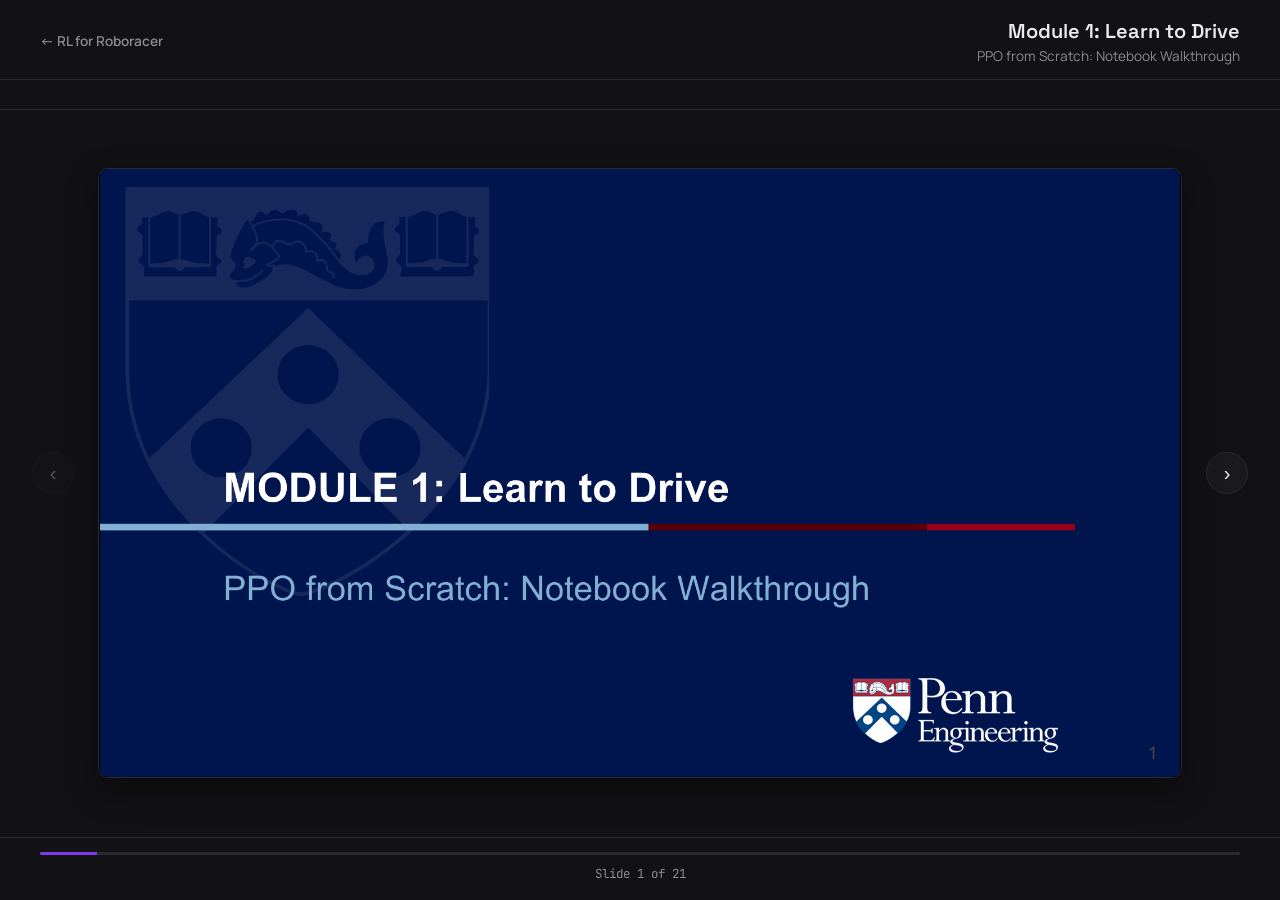
<file: slides/module1.html>
<!doctype html>
<html lang="en">
<head>
  <meta charset="UTF-8" />
  <meta name="viewport" content="width=device-width, initial-scale=1, viewport-fit=cover" />
  <title>Module 1: Learn to Drive — Slides | RL for Roboracer</title>
  <link rel="preconnect" href="https://fonts.googleapis.com" />
  <link rel="stylesheet" href="https://fonts.googleapis.com/css2?family=JetBrains+Mono:wght@500&family=Manrope:wght@400;500;600;700;800&family=Space+Grotesk:wght@500;600&display=swap" />
  <link rel="icon" href="../assets/images/favicon.svg" type="image/svg+xml" />
  <link rel="stylesheet" href="../assets/css/slides.css?v=4" />
</head>
<body>
  <header class="viewer-top">
    <a class="back-link" href="../index.html#slides">&larr; RL for Roboracer</a>
    <div class="viewer-heading">
      <h1 id="moduleHeading">Module 1: Learn to Drive</h1>
      <p class="deck-title" id="deckTitle"></p>
    </div>
  </header>

  <div class="deck-tabs" id="deckTabs"></div>

  <main class="viewer-stage">
    <button class="nav-arrow prev" id="prevBtn" aria-label="Previous slide">&#8249;</button>
    <div class="slide-frame">
      <img id="slideImg" src="" alt="" />
    </div>
    <button class="nav-arrow next" id="nextBtn" aria-label="Next slide">&#8250;</button>
  </main>

  <footer class="viewer-controls">
    <div class="progress-bar"><div class="progress-fill" id="progressFill"></div></div>
    <div class="viewer-meta"><span id="slideCounter"></span></div>
  </footer>

  <script src="../assets/js/slides.js?v=2"></script>
  <script>
    RLSlides.init({
      moduleTitle: "Module 1: Learn to Drive",
      decks: [
        { title: "PPO from Scratch: Notebook Walkthrough", folder: "../assets/slides/module1-learn-to-drive", count: 21 }
      ]
    });
  </script>
</body>
</html>
</file>
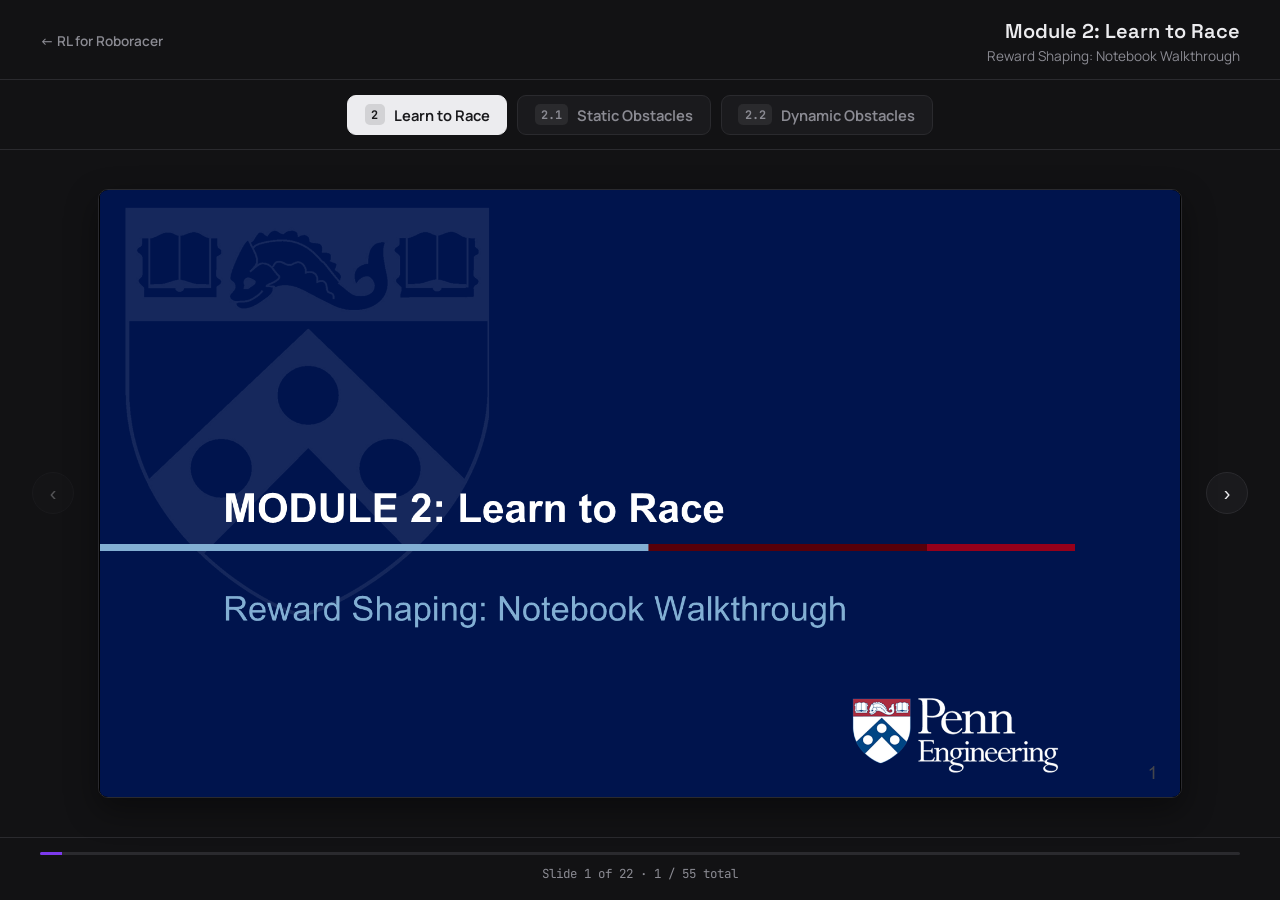
<file: slides/module2.html>
<!doctype html>
<html lang="en">
<head>
  <meta charset="UTF-8" />
  <meta name="viewport" content="width=device-width, initial-scale=1, viewport-fit=cover" />
  <title>Module 2: Learn to Race — Slides | RL for Roboracer</title>
  <link rel="preconnect" href="https://fonts.googleapis.com" />
  <link rel="stylesheet" href="https://fonts.googleapis.com/css2?family=JetBrains+Mono:wght@500&family=Manrope:wght@400;500;600;700;800&family=Space+Grotesk:wght@500;600&display=swap" />
  <link rel="icon" href="../assets/images/favicon.svg" type="image/svg+xml" />
  <link rel="stylesheet" href="../assets/css/slides.css?v=4" />
</head>
<body>
  <header class="viewer-top">
    <a class="back-link" href="../index.html#slides">&larr; RL for Roboracer</a>
    <div class="viewer-heading">
      <h1 id="moduleHeading">Module 2: Learn to Race</h1>
      <p class="deck-title" id="deckTitle"></p>
    </div>
  </header>

  <div class="deck-tabs" id="deckTabs"></div>

  <main class="viewer-stage">
    <button class="nav-arrow prev" id="prevBtn" aria-label="Previous slide">&#8249;</button>
    <div class="slide-frame">
      <img id="slideImg" src="" alt="" />
    </div>
    <button class="nav-arrow next" id="nextBtn" aria-label="Next slide">&#8250;</button>
  </main>

  <footer class="viewer-controls">
    <div class="progress-bar"><div class="progress-fill" id="progressFill"></div></div>
    <div class="viewer-meta"><span id="slideCounter"></span></div>
  </footer>

  <script src="../assets/js/slides.js?v=2"></script>
  <script>
    RLSlides.init({
      moduleTitle: "Module 2: Learn to Race",
      decks: [
        { title: "Reward Shaping: Notebook Walkthrough", num: "2", tabLabel: "Learn to Race", folder: "../assets/slides/module2-learn-to-race", count: 22 },
        { title: "Static Obstacle Avoidance: Notebook Walkthrough", num: "2.1", tabLabel: "Static Obstacles", folder: "../assets/slides/module2-static-obstacle-avoidance", count: 17 },
        { title: "Dynamic Obstacle Avoidance: Notebook Walkthrough", num: "2.2", tabLabel: "Dynamic Obstacles", folder: "../assets/slides/module2-dynamic-obstacle-avoidance", count: 16 }
      ]
    });
  </script>
</body>
</html>
</file>
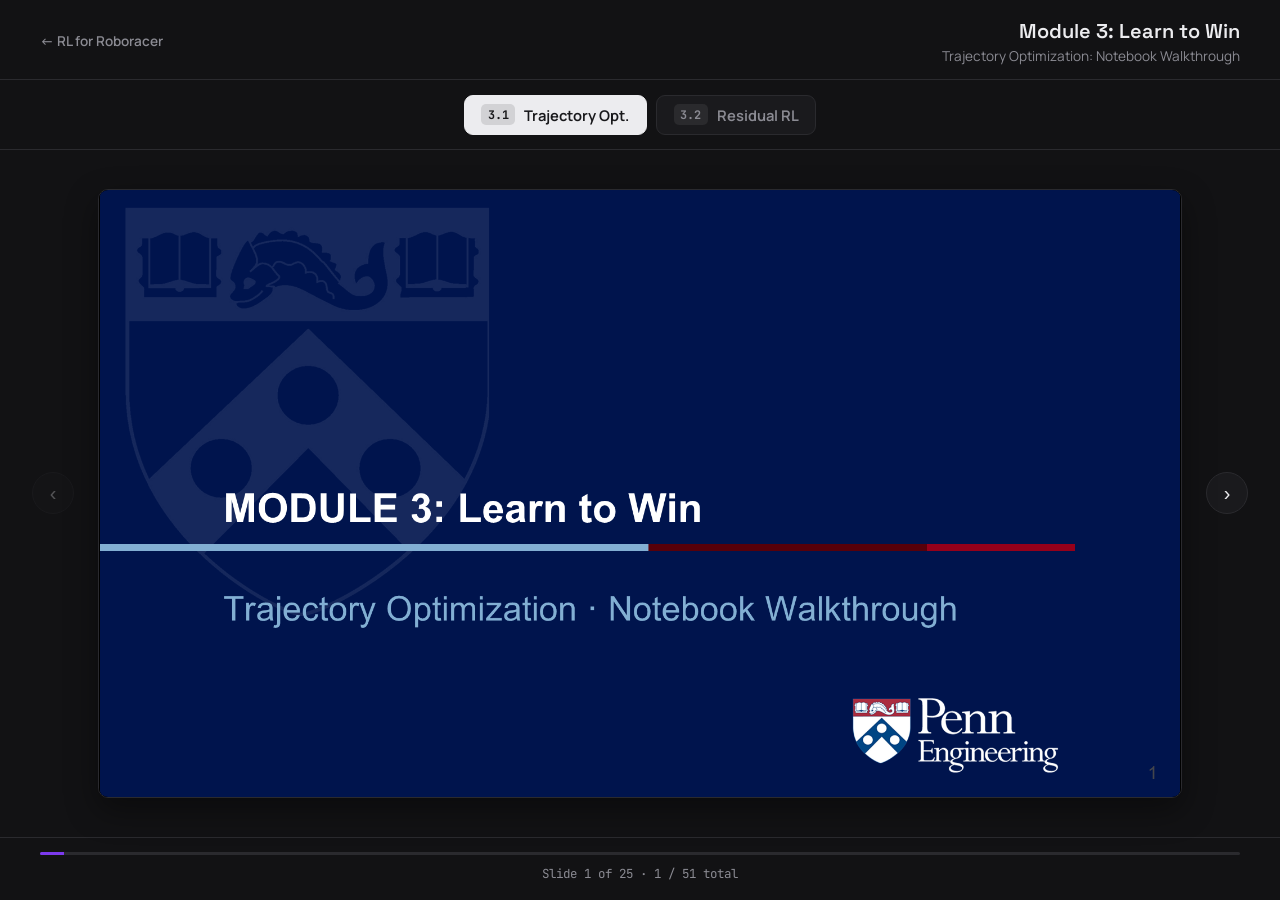
<file: slides/module3.html>
<!doctype html>
<html lang="en">
<head>
  <meta charset="UTF-8" />
  <meta name="viewport" content="width=device-width, initial-scale=1, viewport-fit=cover" />
  <title>Module 3: Learn to Win — Slides | RL for Roboracer</title>
  <link rel="preconnect" href="https://fonts.googleapis.com" />
  <link rel="stylesheet" href="https://fonts.googleapis.com/css2?family=JetBrains+Mono:wght@500&family=Manrope:wght@400;500;600;700;800&family=Space+Grotesk:wght@500;600&display=swap" />
  <link rel="icon" href="../assets/images/favicon.svg" type="image/svg+xml" />
  <link rel="stylesheet" href="../assets/css/slides.css?v=4" />
</head>
<body>
  <header class="viewer-top">
    <a class="back-link" href="../index.html#slides">&larr; RL for Roboracer</a>
    <div class="viewer-heading">
      <h1 id="moduleHeading">Module 3: Learn to Win</h1>
      <p class="deck-title" id="deckTitle"></p>
    </div>
  </header>

  <div class="deck-tabs" id="deckTabs"></div>

  <main class="viewer-stage">
    <button class="nav-arrow prev" id="prevBtn" aria-label="Previous slide">&#8249;</button>
    <div class="slide-frame">
      <img id="slideImg" src="" alt="" />
    </div>
    <button class="nav-arrow next" id="nextBtn" aria-label="Next slide">&#8250;</button>
  </main>

  <footer class="viewer-controls">
    <div class="progress-bar"><div class="progress-fill" id="progressFill"></div></div>
    <div class="viewer-meta"><span id="slideCounter"></span></div>
  </footer>

  <script src="../assets/js/slides.js?v=2"></script>
  <script>
    RLSlides.init({
      moduleTitle: "Module 3: Learn to Win",
      decks: [
        { title: "Trajectory Optimization: Notebook Walkthrough", num: "3.1", tabLabel: "Trajectory Opt.", folder: "../assets/slides/module3-learn-to-win", count: 25 },
        { title: "Residual RL with MPC: Notebook Walkthrough", num: "3.2", tabLabel: "Residual RL", folder: "../assets/slides/module3-residual-rl", count: 26 }
      ]
    });
  </script>
</body>
</html>
</file>
<file: assets/css/slides.css>
:root {
  --sv-bg: #121214;
  --sv-panel: #1a1a1d;
  --sv-line: #2a2a2e;
  --sv-text: #ececef;
  --sv-muted: #8b8b93;
  --sv-accent: #7c3aed;
}

* { box-sizing: border-box; }

html, body {
  margin: 0;
  background: var(--sv-bg);
  color: var(--sv-text);
  font-family: "Manrope", ui-sans-serif, system-ui, -apple-system, BlinkMacSystemFont, "Segoe UI", sans-serif;
}

body {
  min-height: 100vh;
  display: flex;
  flex-direction: column;
}

a { color: var(--sv-text); }

.viewer-top {
  display: flex;
  align-items: center;
  justify-content: space-between;
  gap: 1rem;
  flex-wrap: wrap;
  padding: 1.1rem clamp(1rem, 4vw, 2.5rem) 0.9rem;
  border-bottom: 1px solid var(--sv-line);
}

.back-link {
  font-weight: 600;
  font-size: 0.85rem;
  color: var(--sv-muted);
  text-decoration: none;
  display: inline-flex;
  align-items: center;
  gap: 0.4rem;
  white-space: nowrap;
  transition: color 0.15s ease;
}

.back-link:hover { color: var(--sv-text); text-decoration: none; }

.viewer-heading { text-align: right; }

.viewer-heading h1 {
  margin: 0;
  font-family: "Space Grotesk", ui-sans-serif, sans-serif;
  font-weight: 600;
  font-size: clamp(1rem, 2vw, 1.25rem);
  color: var(--sv-text);
}

.deck-title {
  margin: 0.2rem 0 0;
  color: var(--sv-muted);
  font-size: 0.85rem;
}

.deck-tabs {
  display: flex;
  flex-wrap: wrap;
  justify-content: center;
  gap: 0.6rem;
  padding: 0.9rem clamp(1rem, 4vw, 2.5rem);
  border-bottom: 1px solid var(--sv-line);
}

.deck-tab {
  display: inline-flex;
  align-items: center;
  gap: 0.55rem;
  font-family: inherit;
  font-size: 0.92rem;
  font-weight: 650;
  color: var(--sv-muted);
  background: var(--sv-panel);
  border: 1px solid var(--sv-line);
  border-radius: 9px;
  padding: 0.55rem 1.05rem;
  cursor: pointer;
  transition: color 0.15s ease, border-color 0.15s ease, background 0.15s ease;
}

.deck-tab-num {
  font-family: "JetBrains Mono", ui-monospace, monospace;
  font-size: 0.74rem;
  font-weight: 700;
  color: var(--sv-muted);
  background: rgba(255, 255, 255, 0.07);
  border-radius: 5px;
  padding: 0.15rem 0.4rem;
}

.deck-tab:hover {
  color: var(--sv-text);
  border-color: #3a3a40;
}

.deck-tab.active {
  color: #18181b;
  border-color: var(--sv-text);
  background: var(--sv-text);
}

.deck-tab.active .deck-tab-num {
  color: #18181b;
  background: rgba(24, 24, 27, 0.12);
}

.viewer-stage {
  flex: 1 1 auto;
  display: flex;
  align-items: center;
  justify-content: center;
  gap: clamp(0.5rem, 2vw, 1.5rem);
  padding: 1.5rem clamp(0.5rem, 3vw, 2rem);
  min-height: 0;
}

.slide-frame {
  position: relative;
  width: min(100%, 1400px, calc(70vh * 16 / 9));
  max-height: 70vh;
  aspect-ratio: 16 / 9;
  background: #000;
  border-radius: 10px;
  overflow: hidden;
  border: 1px solid var(--sv-line);
  box-shadow: 0 12px 32px rgba(0, 0, 0, 0.4);
}

.slide-frame img {
  width: 100%;
  height: 100%;
  object-fit: contain;
  display: block;
  background: #000;
}

.nav-arrow {
  flex: none;
  width: 42px;
  height: 42px;
  border-radius: 50%;
  border: 1px solid var(--sv-line);
  background: var(--sv-panel);
  color: var(--sv-text);
  font-size: 1.25rem;
  line-height: 1;
  cursor: pointer;
  display: grid;
  place-items: center;
  transition: border-color 0.15s ease, background 0.15s ease, color 0.15s ease;
}

.nav-arrow:hover:not(:disabled) {
  border-color: var(--sv-accent);
  background: #201a33;
  color: #fff;
}

.nav-arrow:disabled {
  opacity: 0.3;
  cursor: default;
}

.viewer-controls {
  padding: 0.9rem clamp(1rem, 4vw, 2.5rem) calc(1.1rem + env(safe-area-inset-bottom, 0px));
  border-top: 1px solid var(--sv-line);
}

.progress-bar {
  height: 3px;
  border-radius: 999px;
  background: var(--sv-line);
  overflow: hidden;
  margin-bottom: 0.65rem;
}

.progress-fill {
  height: 100%;
  background: var(--sv-accent);
  width: 0%;
  transition: width 0.2s ease;
}

.viewer-meta {
  display: flex;
  justify-content: center;
  font-family: "JetBrains Mono", ui-monospace, monospace;
  font-size: 0.78rem;
  color: var(--sv-muted);
}

@media (prefers-reduced-motion: reduce) {
  .progress-fill, .nav-arrow, .slide-thumb img { transition: none; }
}

@media (max-width: 720px) {
  .viewer-top { flex-direction: column; align-items: flex-start; }
  .viewer-heading { text-align: left; }
  .deck-tabs { gap: 1rem; }
  .viewer-stage { gap: 0.4rem; }
  .nav-arrow { width: 36px; height: 36px; font-size: 1.05rem; }
  .slide-frame { max-height: 42vh; }
}
</file>
